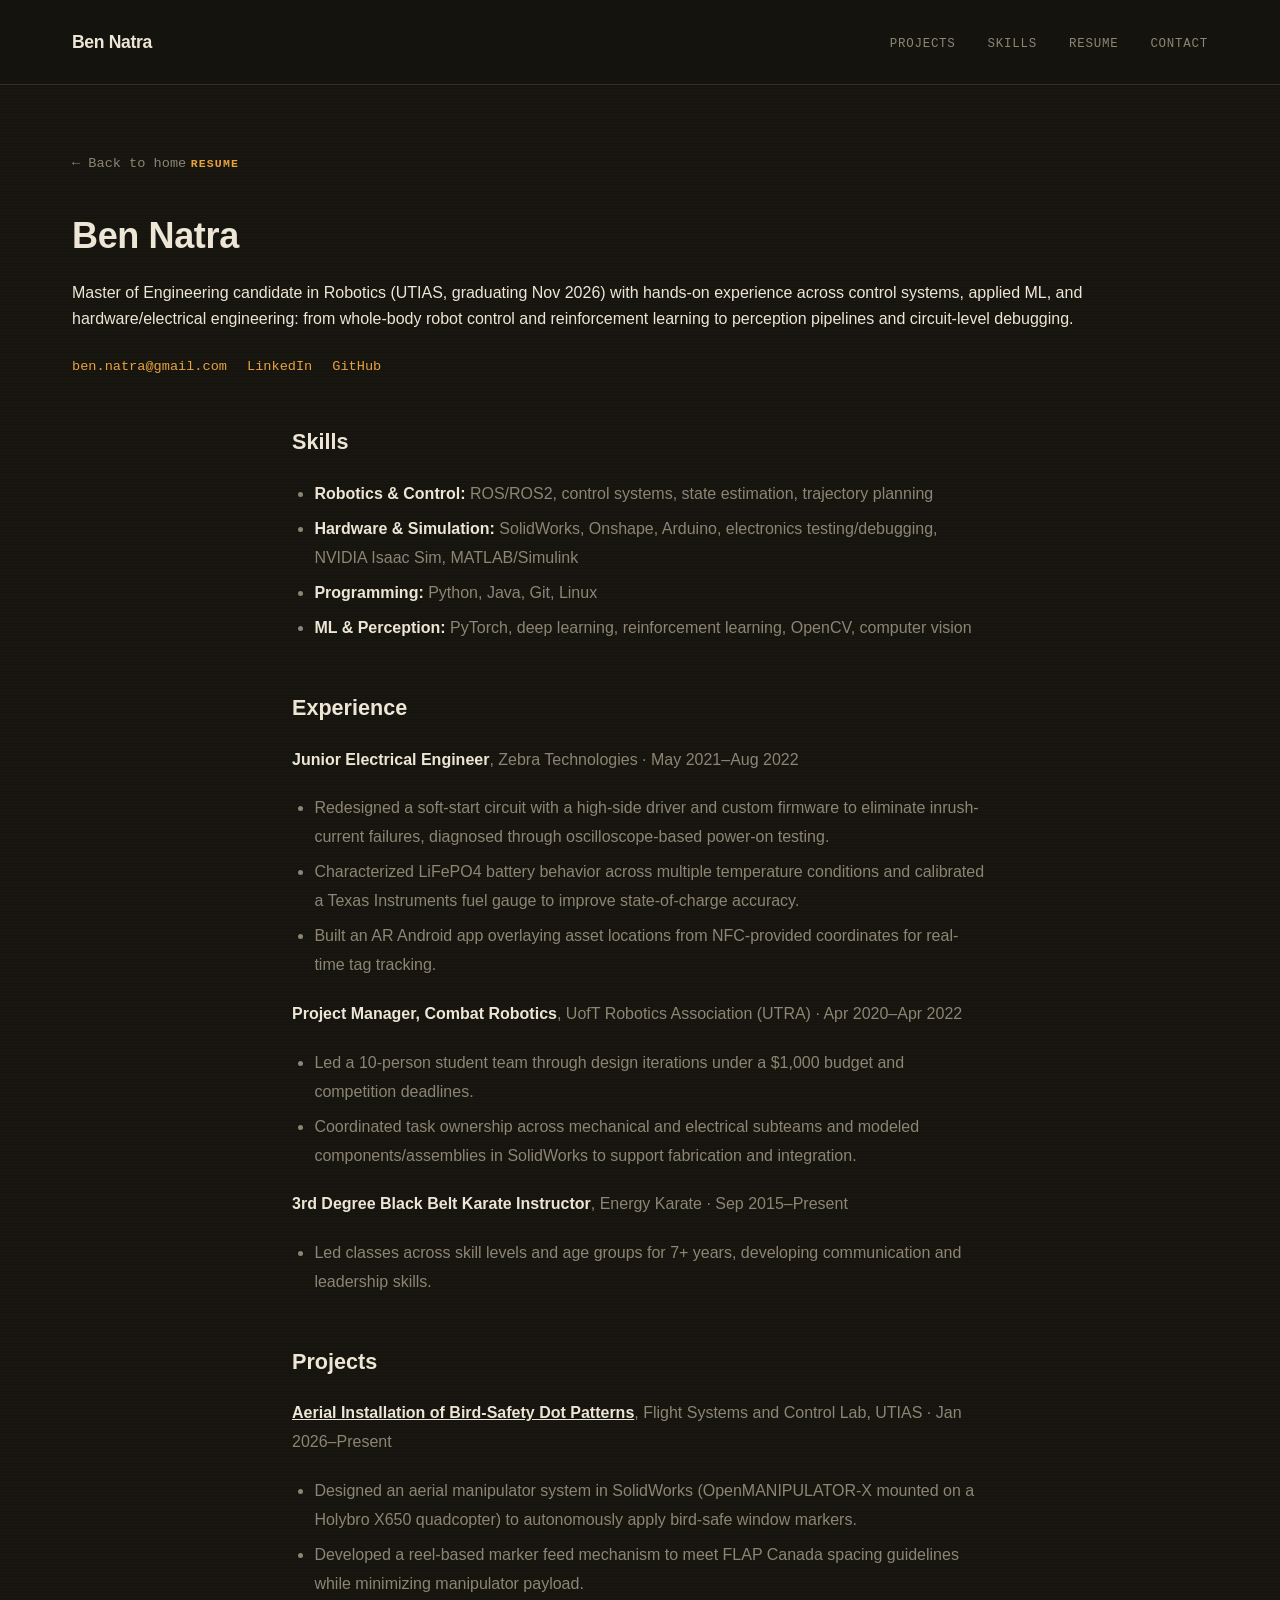
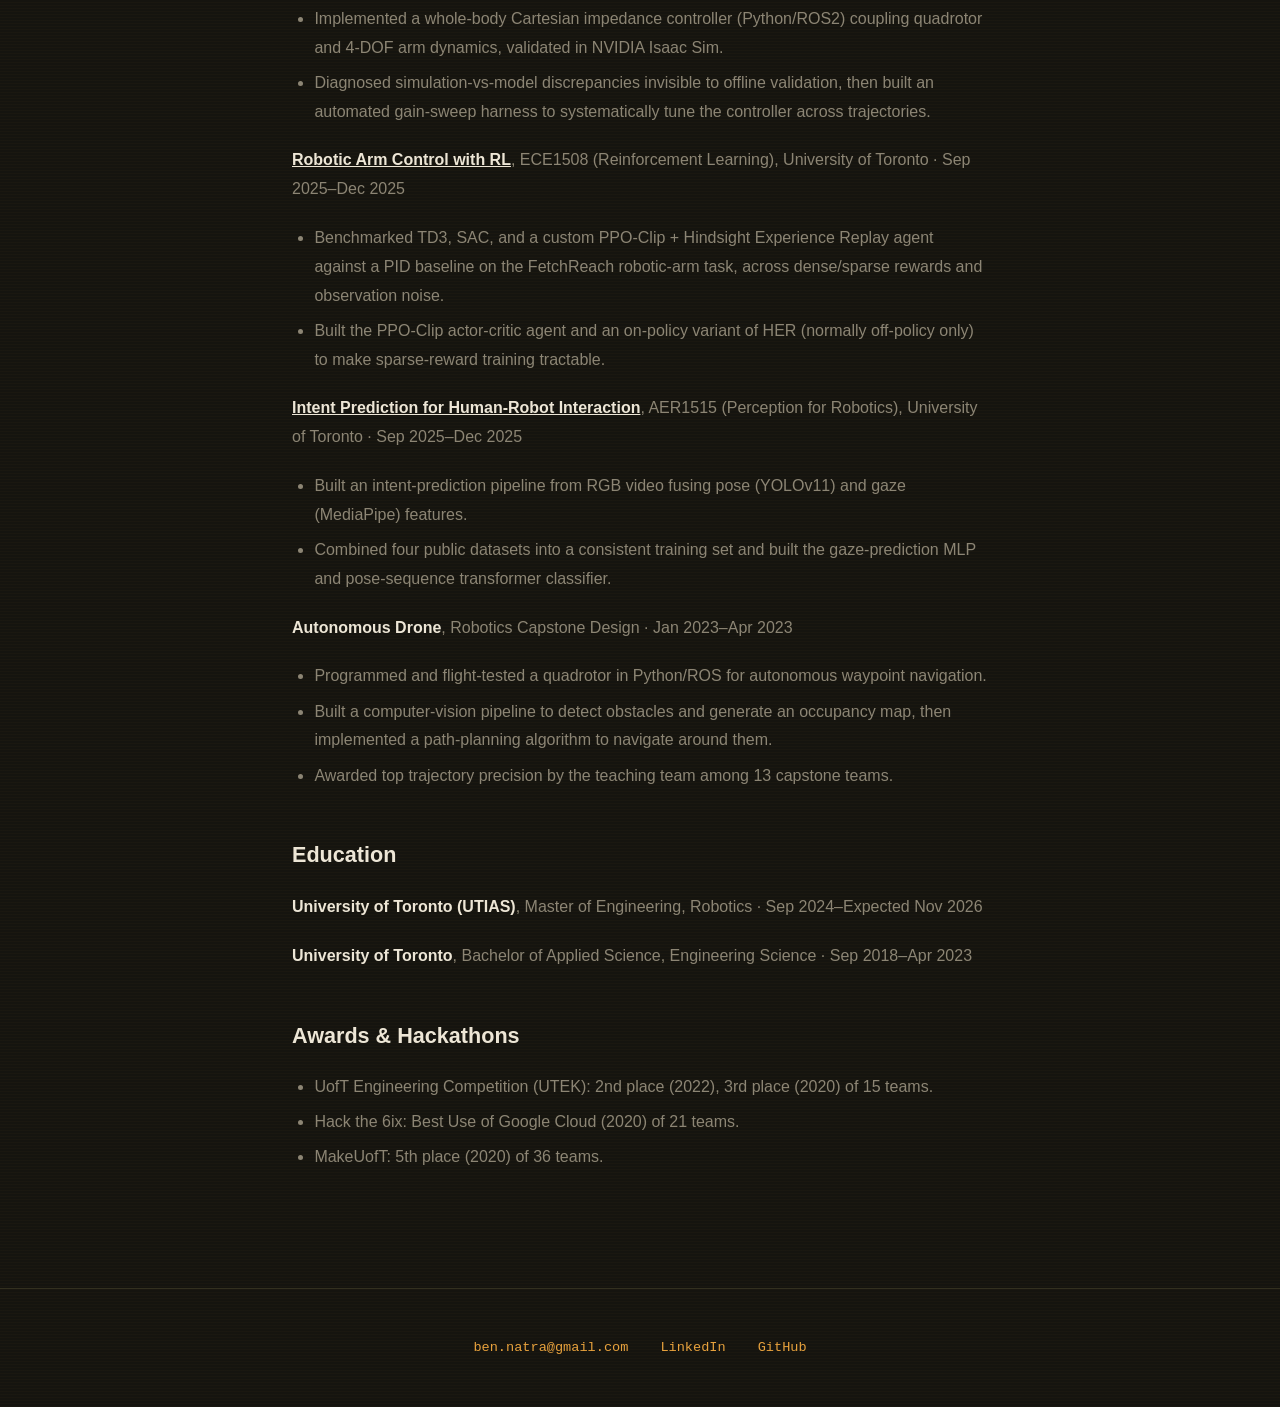
<file: resume.html>
<!DOCTYPE html>
<html lang="en">
<head>
    <meta charset="UTF-8">
    <meta name="viewport" content="width=device-width, initial-scale=1.0">
    <title>Resume | Ben Natra</title>
    <link rel="stylesheet" href="style.css">
</head>
<body>
    <header>
        <div class="container">
            <nav>
                <a href="index.html" class="logo">Ben Natra</a>
                <ul class="nav-links">
                    <li><a href="index.html#projects">Projects</a></li>
                    <li><a href="index.html#skills">Skills</a></li>
                    <li><a href="resume.html">Resume</a></li>
                    <li><a href="index.html#contact">Contact</a></li>
                </ul>
            </nav>
        </div>
    </header>

    <section class="page-header">
        <div class="container">
            <a href="index.html" class="back-link">&larr; Back to home</a>
            <span class="project-tag">Resume</span>
            <h1>Ben Natra</h1>
            <p>Master of Engineering candidate in Robotics (UTIAS, graduating Nov 2026) with hands-on experience across control systems, applied ML, and hardware/electrical engineering: from whole-body robot control and reinforcement learning to perception pipelines and circuit-level debugging.</p>
            <div class="project-links">
                <a href="mailto:ben.natra@gmail.com">ben.natra@gmail.com</a>
                <a href="https://www.linkedin.com/in/ben-natra-1a329717a/">LinkedIn</a>
                <a href="https://github.com/BenNatIh">GitHub</a>
            </div>
        </div>
    </section>

    <section class="container prose">
        <h2>Skills</h2>
        <ul>
            <li><strong>Robotics &amp; Control:</strong> ROS/ROS2, control systems, state estimation, trajectory planning</li>
            <li><strong>Hardware &amp; Simulation:</strong> SolidWorks, Onshape, Arduino, electronics testing/debugging, NVIDIA Isaac Sim, MATLAB/Simulink</li>
            <li><strong>Programming:</strong> Python, Java, Git, Linux</li>
            <li><strong>ML &amp; Perception:</strong> PyTorch, deep learning, reinforcement learning, OpenCV, computer vision</li>
        </ul>

        <h2>Experience</h2>
        <p><strong>Junior Electrical Engineer</strong>, Zebra Technologies &middot; May 2021&ndash;Aug 2022</p>
        <ul>
            <li>Redesigned a soft-start circuit with a high-side driver and custom firmware to eliminate inrush-current failures, diagnosed through oscilloscope-based power-on testing.</li>
            <li>Characterized LiFePO4 battery behavior across multiple temperature conditions and calibrated a Texas Instruments fuel gauge to improve state-of-charge accuracy.</li>
            <li>Built an AR Android app overlaying asset locations from NFC-provided coordinates for real-time tag tracking.</li>
        </ul>

        <p><strong>Project Manager, Combat Robotics</strong>, UofT Robotics Association (UTRA) &middot; Apr 2020&ndash;Apr 2022</p>
        <ul>
            <li>Led a 10-person student team through design iterations under a $1,000 budget and competition deadlines.</li>
            <li>Coordinated task ownership across mechanical and electrical subteams and modeled components/assemblies in SolidWorks to support fabrication and integration.</li>
        </ul>

        <p><strong>3rd Degree Black Belt Karate Instructor</strong>, Energy Karate &middot; Sep 2015&ndash;Present</p>
        <ul>
            <li>Led classes across skill levels and age groups for 7+ years, developing communication and leadership skills.</li>
        </ul>

        <h2>Projects</h2>
        <p><strong><a href="projects/aerial-manipulator.html">Aerial Installation of Bird-Safety Dot Patterns</a></strong>, Flight Systems and Control Lab, UTIAS &middot; Jan 2026&ndash;Present</p>
        <ul>
            <li>Designed an aerial manipulator system in SolidWorks (OpenMANIPULATOR-X mounted on a Holybro X650 quadcopter) to autonomously apply bird-safe window markers.</li>
            <li>Developed a reel-based marker feed mechanism to meet FLAP Canada spacing guidelines while minimizing manipulator payload.</li>
            <li>Implemented a whole-body Cartesian impedance controller (Python/ROS2) coupling quadrotor and 4-DOF arm dynamics, validated in NVIDIA Isaac Sim.</li>
            <li>Diagnosed simulation-vs-model discrepancies invisible to offline validation, then built an automated gain-sweep harness to systematically tune the controller across trajectories.</li>
        </ul>

        <p><strong><a href="projects/robotic-arm-rl.html">Robotic Arm Control with RL</a></strong>, ECE1508 (Reinforcement Learning), University of Toronto &middot; Sep 2025&ndash;Dec 2025</p>
        <ul>
            <li>Benchmarked TD3, SAC, and a custom PPO-Clip + Hindsight Experience Replay agent against a PID baseline on the FetchReach robotic-arm task, across dense/sparse rewards and observation noise.</li>
            <li>Built the PPO-Clip actor-critic agent and an on-policy variant of HER (normally off-policy only) to make sparse-reward training tractable.</li>
        </ul>

        <p><strong><a href="projects/hri-intent-prediction.html">Intent Prediction for Human-Robot Interaction</a></strong>, AER1515 (Perception for Robotics), University of Toronto &middot; Sep 2025&ndash;Dec 2025</p>
        <ul>
            <li>Built an intent-prediction pipeline from RGB video fusing pose (YOLOv11) and gaze (MediaPipe) features.</li>
            <li>Combined four public datasets into a consistent training set and built the gaze-prediction MLP and pose-sequence transformer classifier.</li>
        </ul>

        <p><strong>Autonomous Drone</strong>, Robotics Capstone Design &middot; Jan 2023&ndash;Apr 2023</p>
        <ul>
            <li>Programmed and flight-tested a quadrotor in Python/ROS for autonomous waypoint navigation.</li>
            <li>Built a computer-vision pipeline to detect obstacles and generate an occupancy map, then implemented a path-planning algorithm to navigate around them.</li>
            <li>Awarded top trajectory precision by the teaching team among 13 capstone teams.</li>
        </ul>

        <h2>Education</h2>
        <p><strong>University of Toronto (UTIAS)</strong>, Master of Engineering, Robotics &middot; Sep 2024&ndash;Expected Nov 2026</p>
        <p><strong>University of Toronto</strong>, Bachelor of Applied Science, Engineering Science &middot; Sep 2018&ndash;Apr 2023</p>

        <h2>Awards &amp; Hackathons</h2>
        <ul>
            <li>UofT Engineering Competition (UTEK): 2nd place (2022), 3rd place (2020) of 15 teams.</li>
            <li>Hack the 6ix: Best Use of Google Cloud (2020) of 21 teams.</li>
            <li>MakeUofT: 5th place (2020) of 36 teams.</li>
        </ul>
    </section>

    <footer>
        <div class="container">
            <div class="footer-links">
                <a href="mailto:ben.natra@gmail.com">ben.natra@gmail.com</a>
                <a href="https://www.linkedin.com/in/ben-natra-1a329717a/">LinkedIn</a>
                <a href="https://github.com/BenNatIh">GitHub</a>
            </div>
        </div>
    </footer>
</body>
</html>
</file>
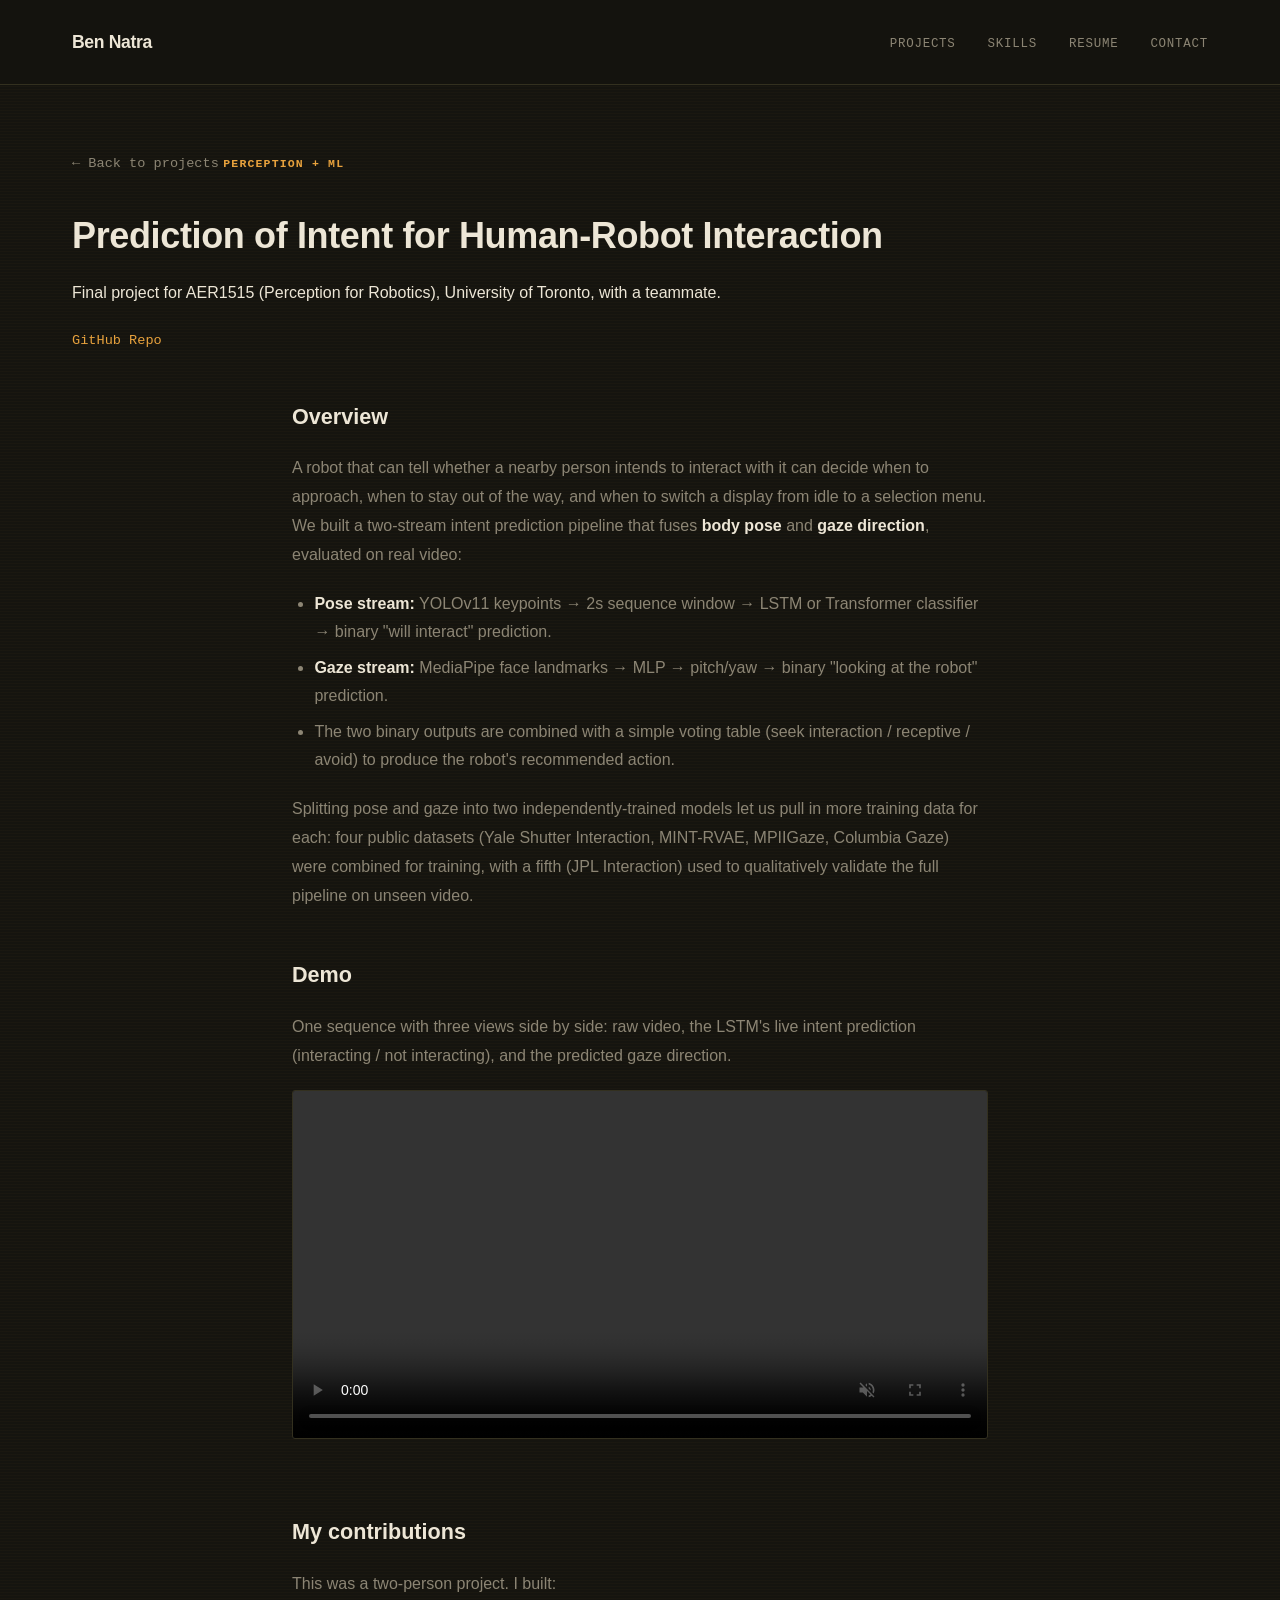
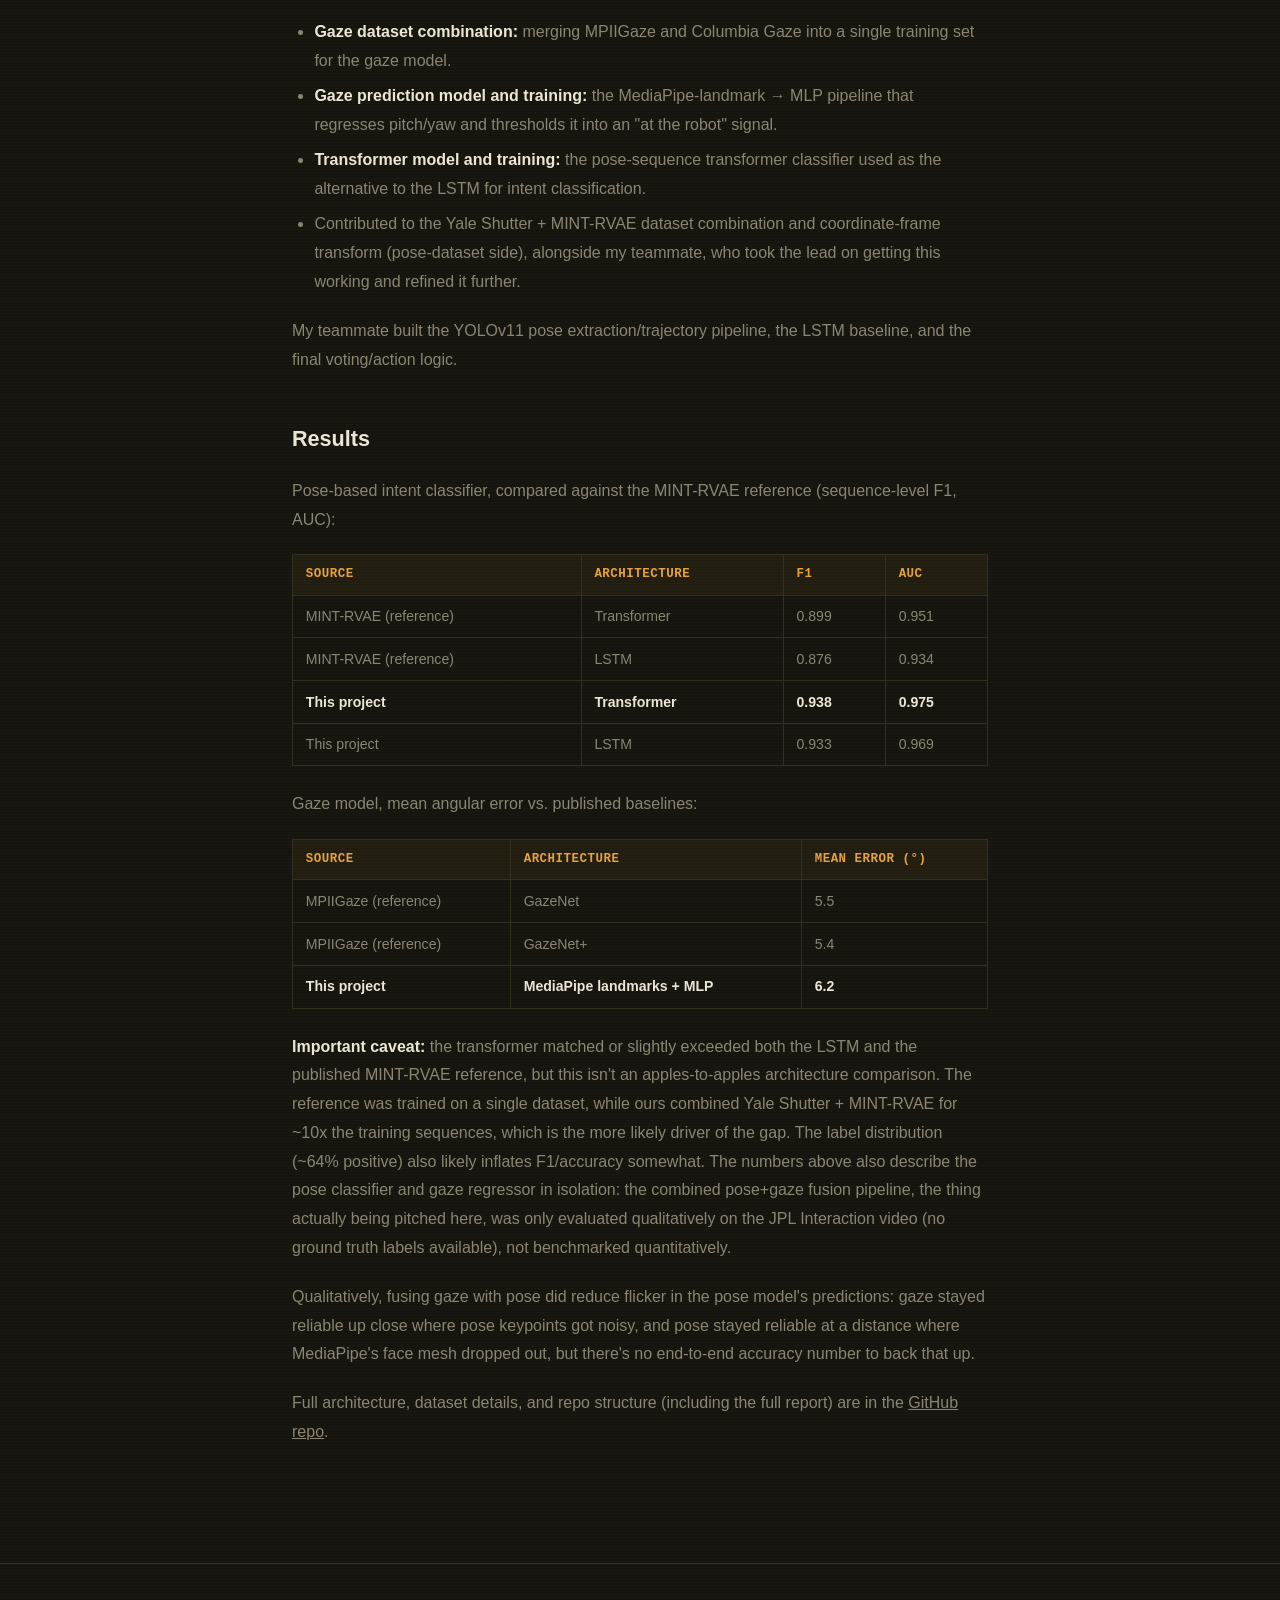
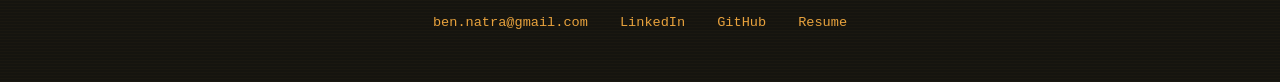
<file: projects/hri-intent-prediction.html>
<!DOCTYPE html>
<html lang="en">
<head>
    <meta charset="UTF-8">
    <meta name="viewport" content="width=device-width, initial-scale=1.0">
    <title>Intent Prediction for Human-Robot Interaction | Ben Natra</title>
    <link rel="stylesheet" href="../style.css">
</head>
<body>
    <header>
        <div class="container">
            <nav>
                <a href="../index.html" class="logo">Ben Natra</a>
                <ul class="nav-links">
                    <li><a href="../index.html#projects">Projects</a></li>
                    <li><a href="../index.html#skills">Skills</a></li>
                    <li><a href="../resume.html">Resume</a></li>
                    <li><a href="../index.html#contact">Contact</a></li>
                </ul>
            </nav>
        </div>
    </header>

    <section class="page-header">
        <div class="container">
            <a href="../index.html#projects" class="back-link">&larr; Back to projects</a>
            <span class="project-tag">Perception + ML</span>
            <h1>Prediction of Intent for Human-Robot Interaction</h1>
            <p>Final project for AER1515 (Perception for Robotics), University of Toronto, with a teammate.</p>
            <div class="project-links">
                <a href="https://github.com/BenNatIh/hri-intent-prediction">GitHub Repo</a>
            </div>
        </div>
    </section>

    <section class="container prose">
        <h2>Overview</h2>
        <p>A robot that can tell whether a nearby person intends to interact with it can decide when to approach, when to stay out of the way, and when to switch a display from idle to a selection menu. We built a two-stream intent prediction pipeline that fuses <strong>body pose</strong> and <strong>gaze direction</strong>, evaluated on real video:</p>
        <ul>
            <li><strong>Pose stream:</strong> YOLOv11 keypoints &rarr; 2s sequence window &rarr; LSTM or Transformer classifier &rarr; binary "will interact" prediction.</li>
            <li><strong>Gaze stream:</strong> MediaPipe face landmarks &rarr; MLP &rarr; pitch/yaw &rarr; binary "looking at the robot" prediction.</li>
            <li>The two binary outputs are combined with a simple voting table (seek interaction / receptive / avoid) to produce the robot's recommended action.</li>
        </ul>
        <p>Splitting pose and gaze into two independently-trained models let us pull in more training data for each: four public datasets (Yale Shutter Interaction, MINT-RVAE, MPIIGaze, Columbia Gaze) were combined for training, with a fifth (JPL Interaction) used to qualitatively validate the full pipeline on unseen video.</p>

        <h2>Demo</h2>
        <p>One sequence with three views side by side: raw video, the LSTM's live intent prediction (interacting / not interacting), and the predicted gaze direction.</p>
        <video src="../assets/hri-demo.mp4" controls muted loop></video>

        <h2>My contributions</h2>
        <p>This was a two-person project. I built:</p>
        <ul>
            <li><strong>Gaze dataset combination:</strong> merging MPIIGaze and Columbia Gaze into a single training set for the gaze model.</li>
            <li><strong>Gaze prediction model and training:</strong> the MediaPipe-landmark &rarr; MLP pipeline that regresses pitch/yaw and thresholds it into an "at the robot" signal.</li>
            <li><strong>Transformer model and training:</strong> the pose-sequence transformer classifier used as the alternative to the LSTM for intent classification.</li>
            <li>Contributed to the Yale Shutter + MINT-RVAE dataset combination and coordinate-frame transform (pose-dataset side), alongside my teammate, who took the lead on getting this working and refined it further.</li>
        </ul>
        <p>My teammate built the YOLOv11 pose extraction/trajectory pipeline, the LSTM baseline, and the final voting/action logic.</p>

        <h2>Results</h2>
        <p>Pose-based intent classifier, compared against the MINT-RVAE reference (sequence-level F1, AUC):</p>
        <table>
            <thead><tr><th>Source</th><th>Architecture</th><th>F1</th><th>AUC</th></tr></thead>
            <tbody>
                <tr><td>MINT-RVAE (reference)</td><td>Transformer</td><td>0.899</td><td>0.951</td></tr>
                <tr><td>MINT-RVAE (reference)</td><td>LSTM</td><td>0.876</td><td>0.934</td></tr>
                <tr><td><strong>This project</strong></td><td><strong>Transformer</strong></td><td><strong>0.938</strong></td><td><strong>0.975</strong></td></tr>
                <tr><td>This project</td><td>LSTM</td><td>0.933</td><td>0.969</td></tr>
            </tbody>
        </table>
        <p>Gaze model, mean angular error vs. published baselines:</p>
        <table>
            <thead><tr><th>Source</th><th>Architecture</th><th>Mean error (&deg;)</th></tr></thead>
            <tbody>
                <tr><td>MPIIGaze (reference)</td><td>GazeNet</td><td>5.5</td></tr>
                <tr><td>MPIIGaze (reference)</td><td>GazeNet+</td><td>5.4</td></tr>
                <tr><td><strong>This project</strong></td><td><strong>MediaPipe landmarks + MLP</strong></td><td><strong>6.2</strong></td></tr>
            </tbody>
        </table>

        <p><strong>Important caveat:</strong> the transformer matched or slightly exceeded both the LSTM and the published MINT-RVAE reference, but this isn't an apples-to-apples architecture comparison. The reference was trained on a single dataset, while ours combined Yale Shutter + MINT-RVAE for ~10x the training sequences, which is the more likely driver of the gap. The label distribution (~64% positive) also likely inflates F1/accuracy somewhat. The numbers above also describe the pose classifier and gaze regressor in isolation: the combined pose+gaze fusion pipeline, the thing actually being pitched here, was only evaluated qualitatively on the JPL Interaction video (no ground truth labels available), not benchmarked quantitatively.</p>

        <p>Qualitatively, fusing gaze with pose did reduce flicker in the pose model's predictions: gaze stayed reliable up close where pose keypoints got noisy, and pose stayed reliable at a distance where MediaPipe's face mesh dropped out, but there's no end-to-end accuracy number to back that up.</p>

        <p>Full architecture, dataset details, and repo structure (including the full report) are in the <a href="https://github.com/BenNatIh/hri-intent-prediction">GitHub repo</a>.</p>
    </section>

    <footer>
        <div class="container">
            <div class="footer-links">
                <a href="mailto:ben.natra@gmail.com">ben.natra@gmail.com</a>
                <a href="https://www.linkedin.com/in/ben-natra-1a329717a/">LinkedIn</a>
                <a href="https://github.com/BenNatIh">GitHub</a>
                <a href="../resume.html">Resume</a>
            </div>
        </div>
    </footer>
</body>
</html>
</file>
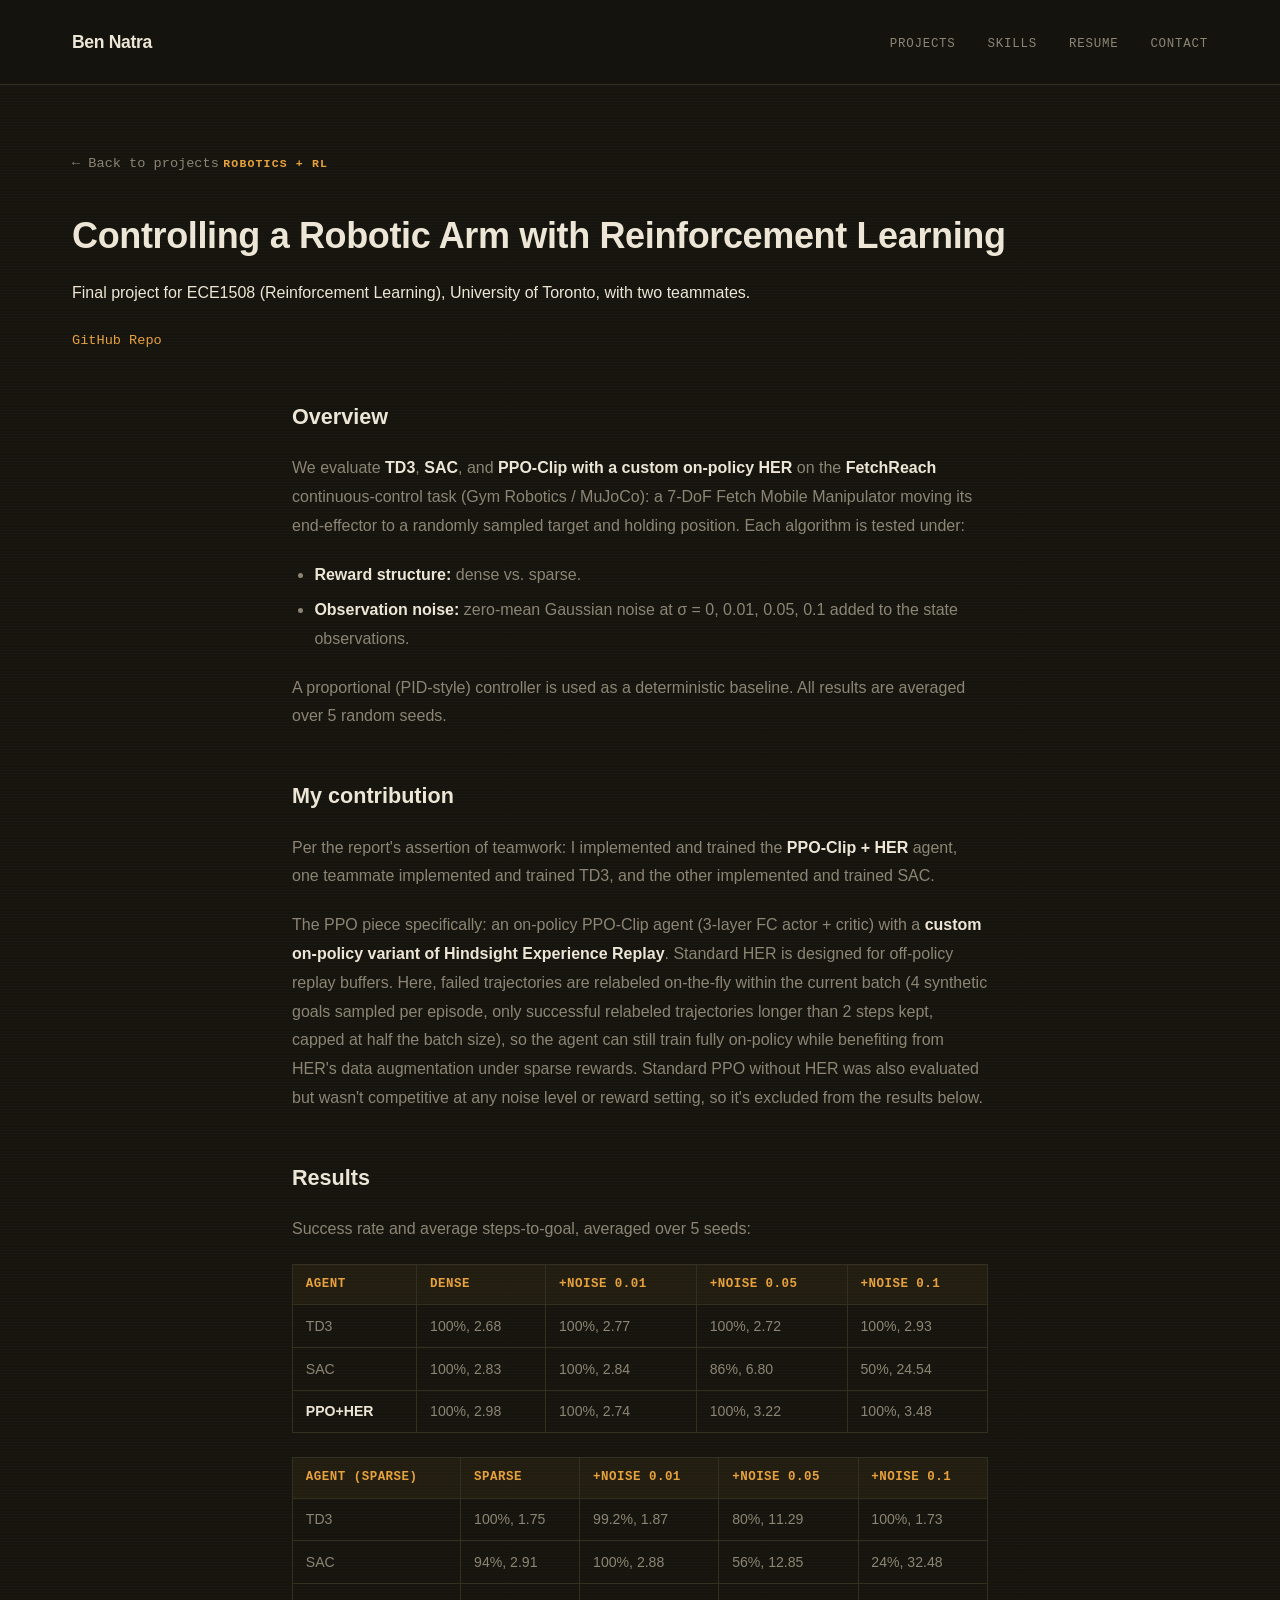
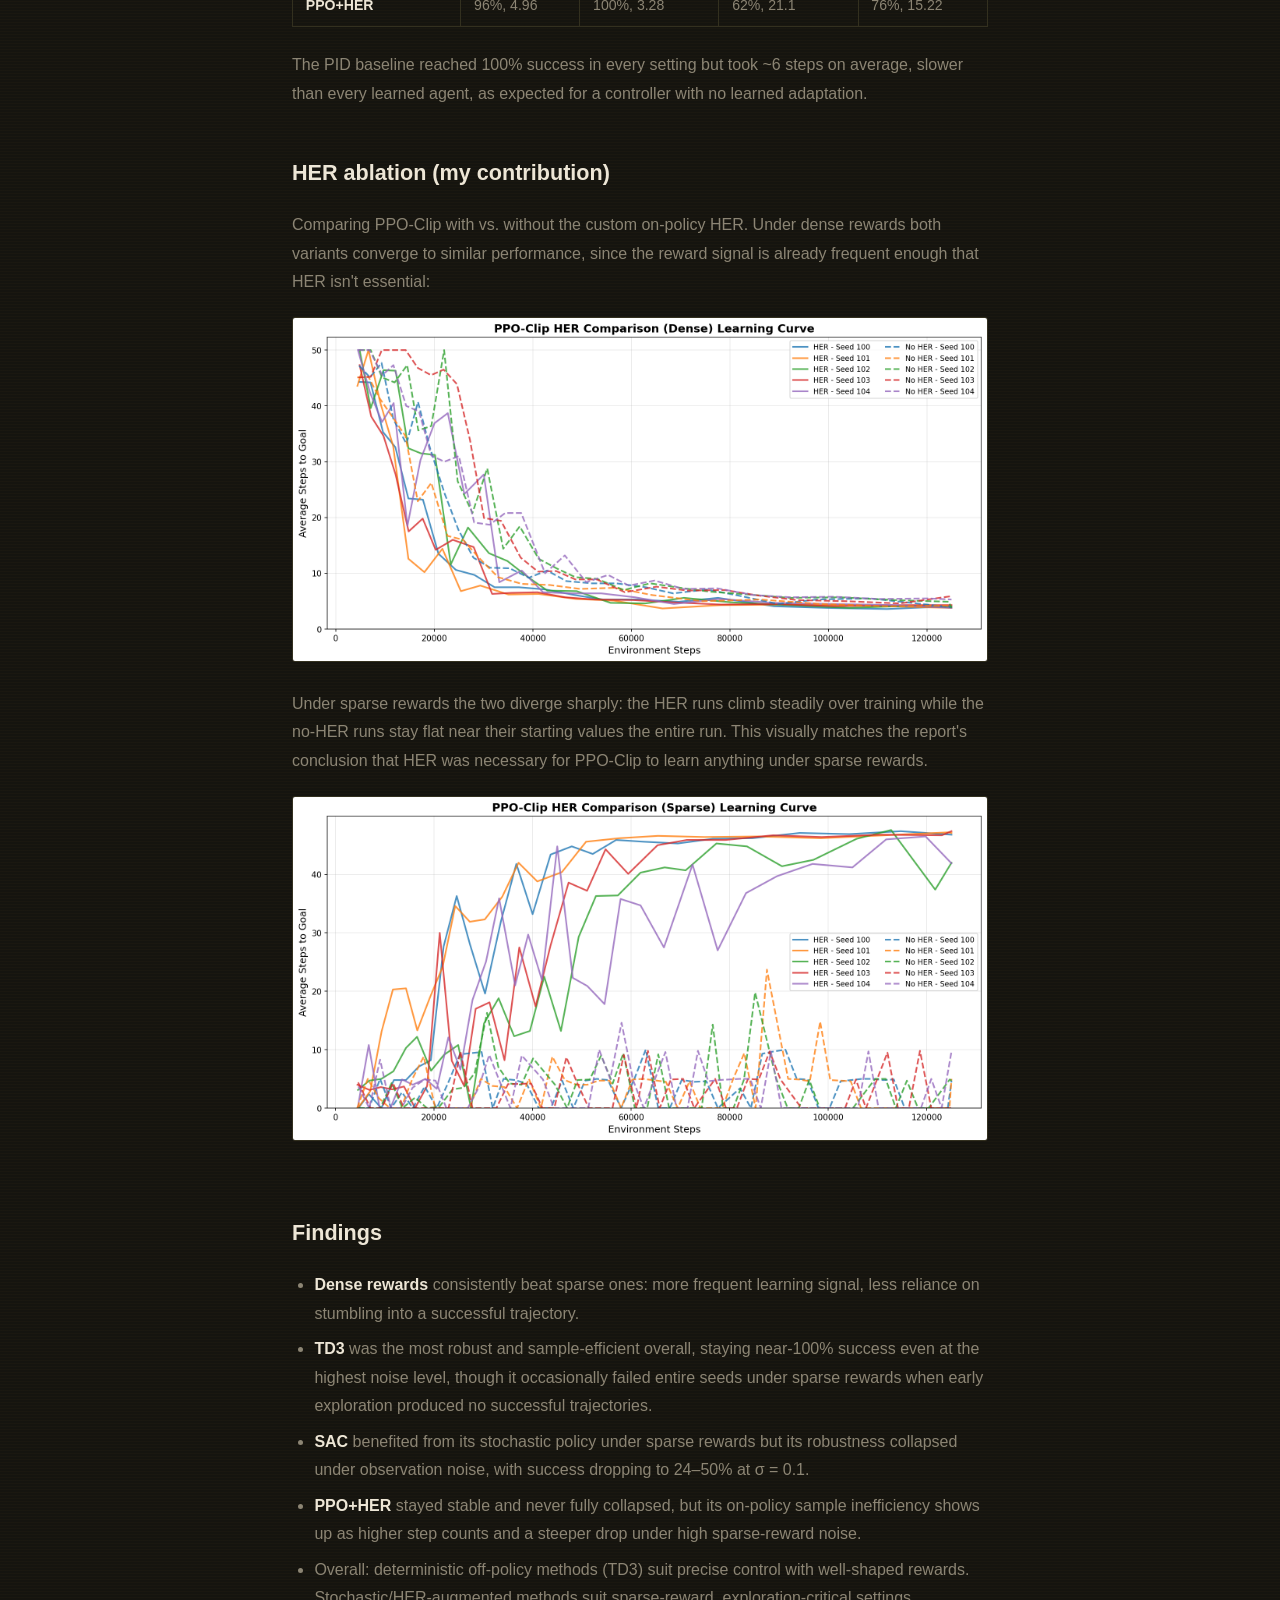
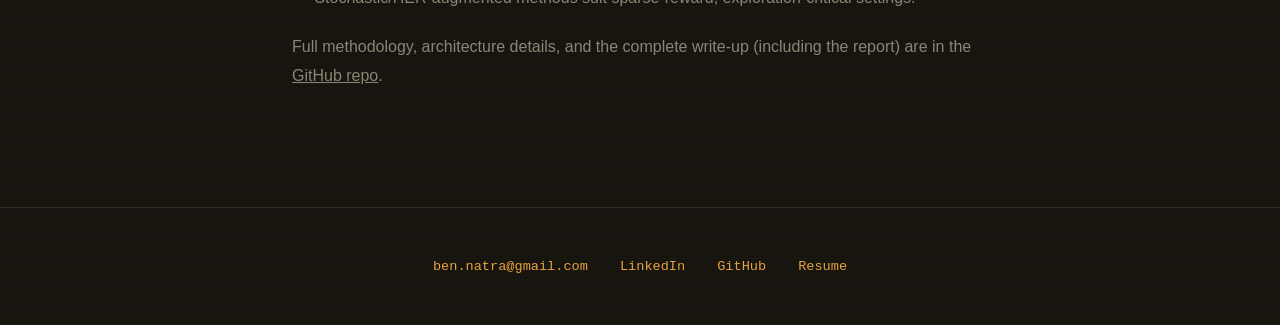
<file: projects/robotic-arm-rl.html>
<!DOCTYPE html>
<html lang="en">
<head>
    <meta charset="UTF-8">
    <meta name="viewport" content="width=device-width, initial-scale=1.0">
    <title>Robotic Arm Control with RL | Ben Natra</title>
    <link rel="stylesheet" href="../style.css">
</head>
<body>
    <header>
        <div class="container">
            <nav>
                <a href="../index.html" class="logo">Ben Natra</a>
                <ul class="nav-links">
                    <li><a href="../index.html#projects">Projects</a></li>
                    <li><a href="../index.html#skills">Skills</a></li>
                    <li><a href="../resume.html">Resume</a></li>
                    <li><a href="../index.html#contact">Contact</a></li>
                </ul>
            </nav>
        </div>
    </header>

    <section class="page-header">
        <div class="container">
            <a href="../index.html#projects" class="back-link">&larr; Back to projects</a>
            <span class="project-tag">Robotics + RL</span>
            <h1>Controlling a Robotic Arm with Reinforcement Learning</h1>
            <p>Final project for ECE1508 (Reinforcement Learning), University of Toronto, with two teammates.</p>
            <div class="project-links">
                <a href="https://github.com/BenNatIh/ECE1508_RL_Project">GitHub Repo</a>
            </div>
        </div>
    </section>

    <section class="container prose">
        <h2>Overview</h2>
        <p>We evaluate <strong>TD3</strong>, <strong>SAC</strong>, and <strong>PPO-Clip with a custom on-policy HER</strong> on the <strong>FetchReach</strong> continuous-control task (Gym Robotics / MuJoCo): a 7-DoF Fetch Mobile Manipulator moving its end-effector to a randomly sampled target and holding position. Each algorithm is tested under:</p>
        <ul>
            <li><strong>Reward structure:</strong> dense vs. sparse.</li>
            <li><strong>Observation noise:</strong> zero-mean Gaussian noise at &sigma; = 0, 0.01, 0.05, 0.1 added to the state observations.</li>
        </ul>
        <p>A proportional (PID-style) controller is used as a deterministic baseline. All results are averaged over 5 random seeds.</p>

        <h2>My contribution</h2>
        <p>Per the report's assertion of teamwork: I implemented and trained the <strong>PPO-Clip + HER</strong> agent, one teammate implemented and trained TD3, and the other implemented and trained SAC.</p>
        <p>The PPO piece specifically: an on-policy PPO-Clip agent (3-layer FC actor + critic) with a <strong>custom on-policy variant of Hindsight Experience Replay</strong>. Standard HER is designed for off-policy replay buffers. Here, failed trajectories are relabeled on-the-fly within the current batch (4 synthetic goals sampled per episode, only successful relabeled trajectories longer than 2 steps kept, capped at half the batch size), so the agent can still train fully on-policy while benefiting from HER's data augmentation under sparse rewards. Standard PPO without HER was also evaluated but wasn't competitive at any noise level or reward setting, so it's excluded from the results below.</p>

        <h2>Results</h2>
        <p>Success rate and average steps-to-goal, averaged over 5 seeds:</p>
        <table>
            <thead><tr><th>Agent</th><th>Dense</th><th>+Noise 0.01</th><th>+Noise 0.05</th><th>+Noise 0.1</th></tr></thead>
            <tbody>
                <tr><td>TD3</td><td>100%, 2.68</td><td>100%, 2.77</td><td>100%, 2.72</td><td>100%, 2.93</td></tr>
                <tr><td>SAC</td><td>100%, 2.83</td><td>100%, 2.84</td><td>86%, 6.80</td><td>50%, 24.54</td></tr>
                <tr><td><strong>PPO+HER</strong></td><td>100%, 2.98</td><td>100%, 2.74</td><td>100%, 3.22</td><td>100%, 3.48</td></tr>
            </tbody>
        </table>
        <table>
            <thead><tr><th>Agent (sparse)</th><th>Sparse</th><th>+Noise 0.01</th><th>+Noise 0.05</th><th>+Noise 0.1</th></tr></thead>
            <tbody>
                <tr><td>TD3</td><td>100%, 1.75</td><td>99.2%, 1.87</td><td>80%, 11.29</td><td>100%, 1.73</td></tr>
                <tr><td>SAC</td><td>94%, 2.91</td><td>100%, 2.88</td><td>56%, 12.85</td><td>24%, 32.48</td></tr>
                <tr><td><strong>PPO+HER</strong></td><td>96%, 4.96</td><td>100%, 3.28</td><td>62%, 21.1</td><td>76%, 15.22</td></tr>
            </tbody>
        </table>
        <p>The PID baseline reached 100% success in every setting but took ~6 steps on average, slower than every learned agent, as expected for a controller with no learned adaptation.</p>

        <h2>HER ablation (my contribution)</h2>
        <p>Comparing PPO-Clip with vs. without the custom on-policy HER. Under dense rewards both variants converge to similar performance, since the reward signal is already frequent enough that HER isn't essential:</p>
        <img src="../assets/her_comparison_dense.png" alt="PPO-Clip HER comparison, dense rewards">
        <p>Under sparse rewards the two diverge sharply: the HER runs climb steadily over training while the no-HER runs stay flat near their starting values the entire run. This visually matches the report's conclusion that HER was necessary for PPO-Clip to learn anything under sparse rewards.</p>
        <img src="../assets/her_comparison_sparse.png" alt="PPO-Clip HER comparison, sparse rewards">

        <h2>Findings</h2>
        <ul>
            <li><strong>Dense rewards</strong> consistently beat sparse ones: more frequent learning signal, less reliance on stumbling into a successful trajectory.</li>
            <li><strong>TD3</strong> was the most robust and sample-efficient overall, staying near-100% success even at the highest noise level, though it occasionally failed entire seeds under sparse rewards when early exploration produced no successful trajectories.</li>
            <li><strong>SAC</strong> benefited from its stochastic policy under sparse rewards but its robustness collapsed under observation noise, with success dropping to 24&ndash;50% at &sigma; = 0.1.</li>
            <li><strong>PPO+HER</strong> stayed stable and never fully collapsed, but its on-policy sample inefficiency shows up as higher step counts and a steeper drop under high sparse-reward noise.</li>
            <li>Overall: deterministic off-policy methods (TD3) suit precise control with well-shaped rewards. Stochastic/HER-augmented methods suit sparse-reward, exploration-critical settings.</li>
        </ul>

        <p>Full methodology, architecture details, and the complete write-up (including the report) are in the <a href="https://github.com/BenNatIh/ECE1508_RL_Project">GitHub repo</a>.</p>
    </section>

    <footer>
        <div class="container">
            <div class="footer-links">
                <a href="mailto:ben.natra@gmail.com">ben.natra@gmail.com</a>
                <a href="https://www.linkedin.com/in/ben-natra-1a329717a/">LinkedIn</a>
                <a href="https://github.com/BenNatIh">GitHub</a>
                <a href="../resume.html">Resume</a>
            </div>
        </div>
    </footer>
</body>
</html>
</file>
<file: style.css>
* {
    margin: 0;
    padding: 0;
    box-sizing: border-box;
}

:root {
    --bg: #15140f;
    --panel: #1d1b14;
    --text: #ede6d6;
    --text-muted: #8c8574;
    --accent: #e8a23d;
    --accent-dark: #c98a2e;
    --border: #33301f;
    --mono: ui-monospace, 'SF Mono', 'Cascadia Code', Consolas, 'Courier New', monospace;
    --sans: -apple-system, BlinkMacSystemFont, 'Segoe UI', Roboto, 'Helvetica Neue', sans-serif;
}

body {
    font-family: var(--sans);
    background-color: var(--bg);
    background-image: repeating-linear-gradient(0deg, rgba(232, 162, 61, 0.025) 0px, rgba(232, 162, 61, 0.025) 1px, transparent 1px, transparent 3px);
    color: var(--text);
    line-height: 1.6;
}

a {
    color: inherit;
}

#projects,
#skills,
#contact {
    scroll-margin-top: 100px;
}

/* Navigation & Hero */
header {
    border-bottom: 1px solid var(--border);
    padding: 1.75rem 0;
    position: sticky;
    top: 0;
    background: rgba(21, 20, 15, 0.92);
    backdrop-filter: blur(10px);
    z-index: 100;
}

.container {
    max-width: 1200px;
    margin: 0 auto;
    padding: 0 2rem;
}

nav {
    display: flex;
    justify-content: space-between;
    align-items: center;
}

.logo {
    font-size: 1.1rem;
    font-weight: 800;
    letter-spacing: -0.02em;
    text-decoration: none;
    color: var(--text);
}

.nav-links {
    display: flex;
    gap: 2rem;
    list-style: none;
}

.nav-links a {
    color: var(--text-muted);
    text-decoration: none;
    font-family: var(--mono);
    font-size: 0.78rem;
    letter-spacing: 0.06em;
    text-transform: uppercase;
    transition: color 0.2s;
}

.nav-links a:hover {
    color: var(--accent);
}

/* Hero section */
.hero {
    padding: 5.5rem 0 6rem;
    border-bottom: 1px solid var(--border);
}

.hero h1 {
    font-size: 3.25rem;
    font-weight: 800;
    line-height: 1.08;
    letter-spacing: -0.02em;
    margin-bottom: 1rem;
    max-width: 14ch;
}

.hero .accent {
    color: var(--accent);
}

.hero p {
    font-size: 1.1rem;
    color: var(--text-muted);
    max-width: 560px;
    margin-bottom: 2rem;
}

.hero-contact {
    display: flex;
    gap: 1.5rem;
    flex-wrap: wrap;
    margin-bottom: 2rem;
    font-family: var(--mono);
    font-size: 0.85rem;
}

.hero-contact a {
    color: var(--text-muted);
    text-decoration: none;
    display: inline-flex;
    align-items: center;
    gap: 0.4rem;
    transition: color 0.2s;
}

.hero-contact a:hover {
    color: var(--accent);
}

.cta-buttons {
    display: flex;
    gap: 1rem;
    flex-wrap: wrap;
}

.btn {
    padding: 0.75rem 1.5rem;
    border-radius: 3px;
    text-decoration: none;
    font-weight: 600;
    font-size: 0.95rem;
    transition: all 0.2s;
    border: 1px solid var(--border);
    cursor: pointer;
}

.btn-primary {
    background: var(--accent);
    color: var(--bg);
    border-color: var(--accent);
}

.btn-primary:hover {
    background: var(--accent-dark);
    border-color: var(--accent-dark);
}

.btn-secondary {
    background: transparent;
    color: var(--text);
}

.btn-secondary:hover {
    border-color: var(--accent);
    color: var(--accent);
}

/* Projects section */
.projects {
    padding: 6rem 0;
}

.section-title {
    font-size: 1.75rem;
    font-weight: 800;
    letter-spacing: -0.01em;
    margin-bottom: 3rem;
    position: relative;
    padding-left: 1rem;
}

.section-title::before {
    content: '';
    position: absolute;
    width: 3px;
    height: 1.7rem;
    background: var(--accent);
    left: 0;
    top: 0.15rem;
}

.projects-grid {
    display: grid;
    gap: 2rem;
    grid-template-columns: repeat(auto-fit, minmax(500px, 1fr));
}

.project-card {
    position: relative;
    border: 1px solid var(--border);
    border-top: 2px solid var(--accent);
    border-radius: 3px;
    overflow: hidden;
    transition: all 0.2s;
    background: var(--panel);
}

.project-card:hover {
    border-color: var(--accent);
    box-shadow: 0 0 0 1px rgba(232, 162, 61, 0.25);
}

.project-card .card-link {
    position: absolute;
    inset: 0;
    z-index: 1;
}

.project-card .project-links,
.project-card .card-link-exempt {
    position: relative;
    z-index: 2;
}

.project-image {
    width: 100%;
    height: 250px;
    background: linear-gradient(135deg, #201e15, #15140f);
    display: flex;
    align-items: center;
    justify-content: center;
    font-size: 3rem;
    overflow: hidden;
}

.project-image img,
.project-image video {
    width: 100%;
    height: 100%;
    object-fit: cover;
}

.project-content {
    padding: 2rem;
}

.project-tag {
    display: inline-block;
    font-family: var(--mono);
    color: var(--accent);
    padding: 0;
    font-size: 0.72rem;
    font-weight: 600;
    margin-bottom: 0.9rem;
    text-transform: uppercase;
    letter-spacing: 0.1em;
}

.project-title {
    font-size: 1.4rem;
    font-weight: 700;
    letter-spacing: -0.01em;
    margin-bottom: 0.75rem;
}

.project-description {
    color: var(--text-muted);
    margin-bottom: 1.5rem;
    line-height: 1.7;
}

.project-tech {
    display: flex;
    flex-wrap: wrap;
    gap: 0.5rem;
    margin-bottom: 1.5rem;
}

.tech-badge {
    font-family: var(--mono);
    background: rgba(232, 162, 61, 0.08);
    border: 1px solid rgba(232, 162, 61, 0.3);
    color: var(--accent);
    padding: 0.3rem 0.6rem;
    border-radius: 2px;
    font-size: 0.72rem;
    letter-spacing: 0.02em;
}

.project-links {
    display: flex;
    gap: 1.25rem;
}

.project-links a {
    color: var(--accent);
    text-decoration: none;
    font-family: var(--mono);
    font-size: 0.85rem;
    font-weight: 500;
    transition: color 0.2s;
}

.project-links a:hover {
    color: var(--accent-dark);
    text-decoration: underline;
}

/* Skills section */
.skills {
    padding: 6rem 0;
    border-top: 1px solid var(--border);
}

.skills-grid {
    display: grid;
    gap: 2rem;
    grid-template-columns: repeat(auto-fit, minmax(250px, 1fr));
}

.skill-category h3 {
    font-family: var(--mono);
    color: var(--accent);
    margin-bottom: 1rem;
    font-size: 0.85rem;
    text-transform: uppercase;
    letter-spacing: 0.08em;
}

.skill-list {
    list-style: none;
    display: flex;
    flex-wrap: wrap;
    gap: 0.6rem;
}

.skill-item {
    font-family: var(--mono);
    background: rgba(232, 162, 61, 0.06);
    border: 1px solid rgba(232, 162, 61, 0.25);
    color: var(--text);
    padding: 0.45rem 0.85rem;
    border-radius: 2px;
    font-size: 0.82rem;
}

/* Footer */
footer {
    border-top: 1px solid var(--border);
    padding: 3rem 0;
    color: var(--text-muted);
    text-align: center;
}

.footer-info {
    display: grid;
    grid-template-columns: repeat(auto-fit, minmax(220px, 1fr));
    gap: 2rem;
    text-align: left;
    padding-bottom: 2rem;
    margin-bottom: 2rem;
    border-bottom: 1px solid var(--border);
}

.footer-info-label {
    font-family: var(--mono);
    font-size: 0.72rem;
    text-transform: uppercase;
    letter-spacing: 0.1em;
    color: var(--accent);
    margin-bottom: 0.6rem;
}

.footer-info-value {
    font-family: var(--mono);
    font-size: 0.82rem;
    line-height: 1.8;
    color: var(--text-muted);
}

.footer-links {
    display: flex;
    justify-content: center;
    gap: 2rem;
    font-family: var(--mono);
    font-size: 0.85rem;
}

.footer-links a {
    color: var(--accent);
    text-decoration: none;
}

.footer-links a:hover {
    color: var(--accent-dark);
}

/* Project detail pages */
.page-header {
    padding: 4rem 0 3rem;
}

.back-link {
    display: inline-flex;
    align-items: center;
    gap: 0.5rem;
    color: var(--text-muted);
    text-decoration: none;
    font-family: var(--mono);
    font-size: 0.85rem;
    margin-bottom: 2rem;
    transition: color 0.2s;
}

.back-link:hover {
    color: var(--accent);
}

.page-header h1 {
    font-size: 2.25rem;
    font-weight: 800;
    letter-spacing: -0.01em;
    margin-bottom: 1rem;
}

.page-header .project-tag {
    margin-bottom: 1rem;
}

.page-header .project-links {
    margin-top: 1.5rem;
}

.prose {
    padding-bottom: 6rem;
    max-width: 760px;
}

.prose h2 {
    font-size: 1.35rem;
    font-weight: 700;
    margin: 3rem 0 1.25rem;
    color: var(--text);
}

.prose h2:first-child {
    margin-top: 0;
}

.prose p {
    color: var(--text-muted);
    margin-bottom: 1.25rem;
    line-height: 1.8;
}

.prose ul, .prose ol {
    color: var(--text-muted);
    margin-bottom: 1.25rem;
    padding-left: 1.4rem;
    line-height: 1.8;
}

.prose li {
    margin-bottom: 0.4rem;
}

.prose strong {
    color: var(--text);
}

.prose video, .prose img {
    width: 100%;
    border-radius: 3px;
    border: 1px solid var(--border);
    margin-bottom: 1.25rem;
}

.prose table {
    width: 100%;
    border-collapse: collapse;
    margin-bottom: 1.5rem;
    font-size: 0.88rem;
    font-variant-numeric: tabular-nums;
}

.prose th, .prose td {
    text-align: left;
    padding: 0.6rem 0.8rem;
    border: 1px solid var(--border);
}

.prose th {
    font-family: var(--mono);
    font-size: 0.78rem;
    text-transform: uppercase;
    letter-spacing: 0.04em;
    color: var(--accent);
    background: rgba(232, 162, 61, 0.06);
}

.prose td {
    color: var(--text-muted);
}

/* Responsive */
@media (max-width: 768px) {
    .hero h1 {
        font-size: 2.25rem;
        max-width: none;
    }

    .projects-grid {
        grid-template-columns: 1fr;
    }

    .nav-links {
        gap: 1rem;
    }

    .section-title {
        font-size: 1.4rem;
    }

    .page-header h1 {
        font-size: 1.75rem;
    }
}

@media (prefers-reduced-motion: reduce) {
    * {
        transition: none !important;
        animation: none !important;
    }
}
</file>
